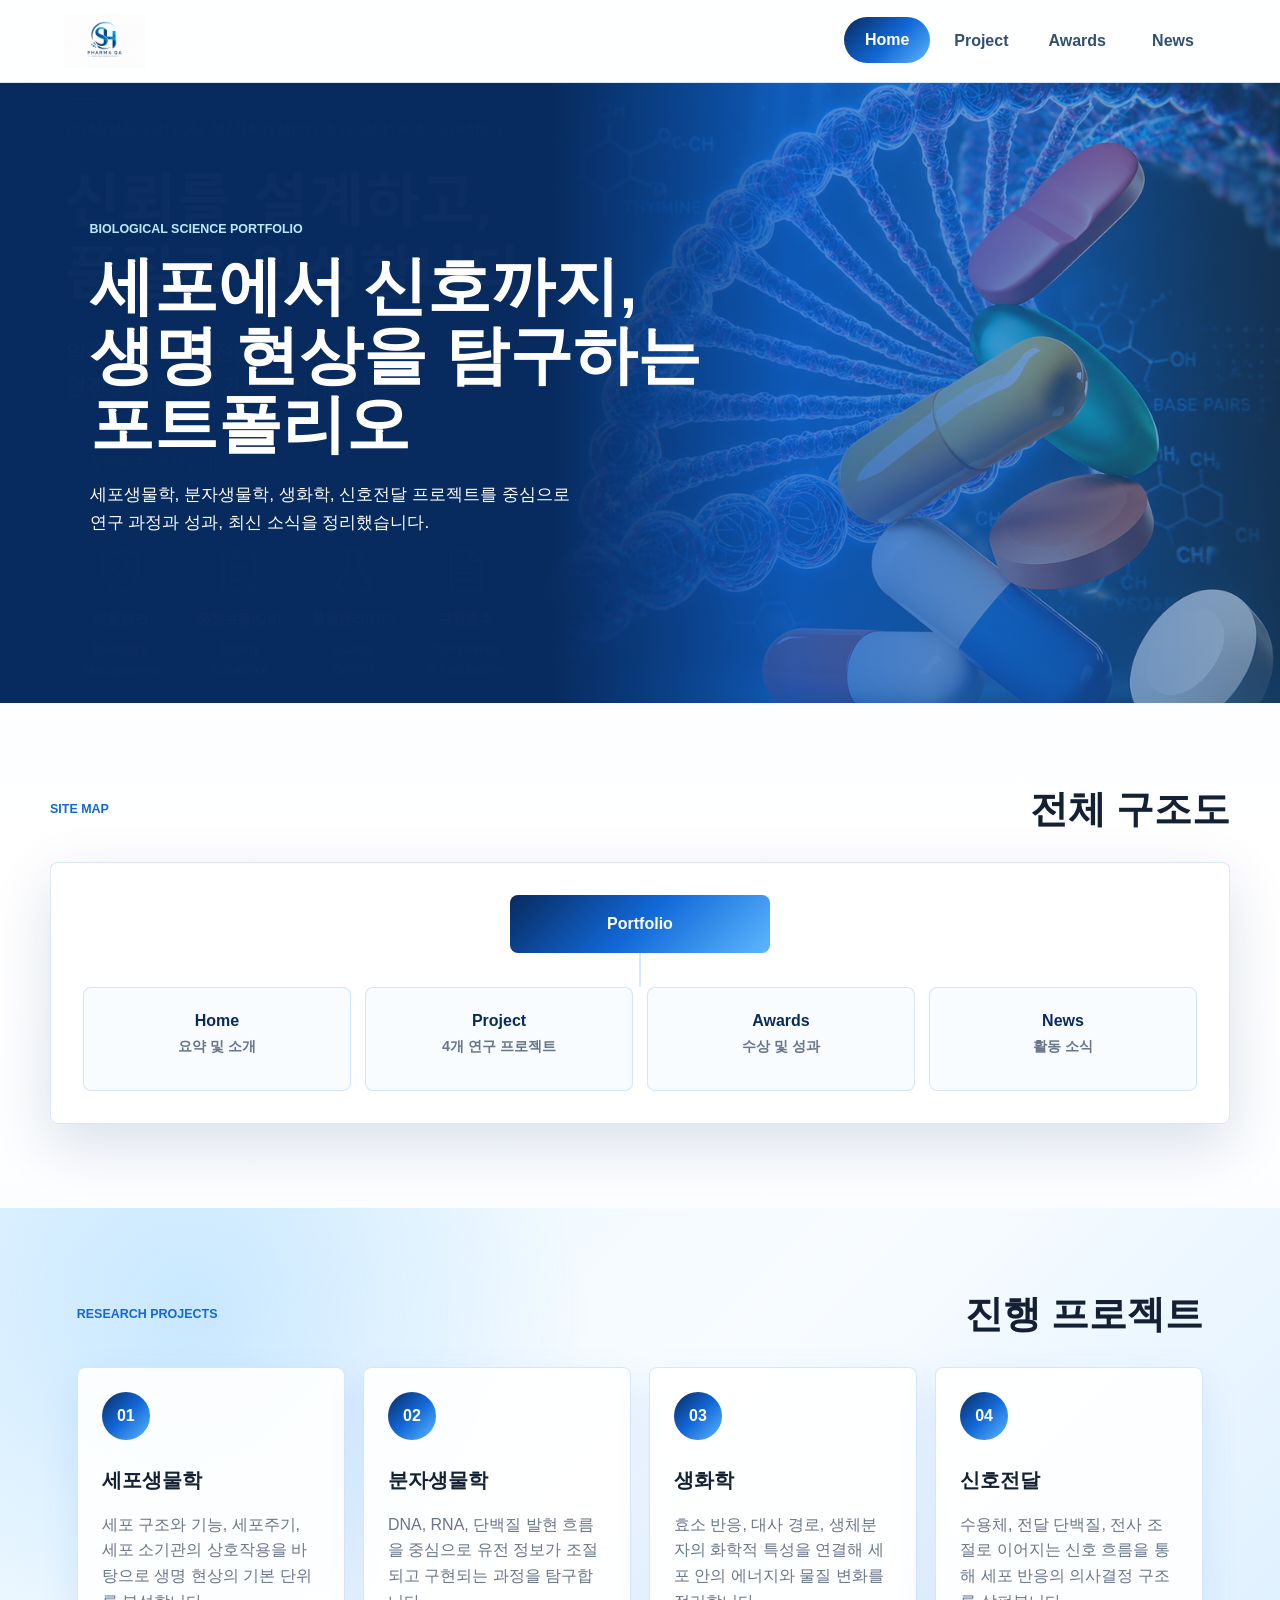
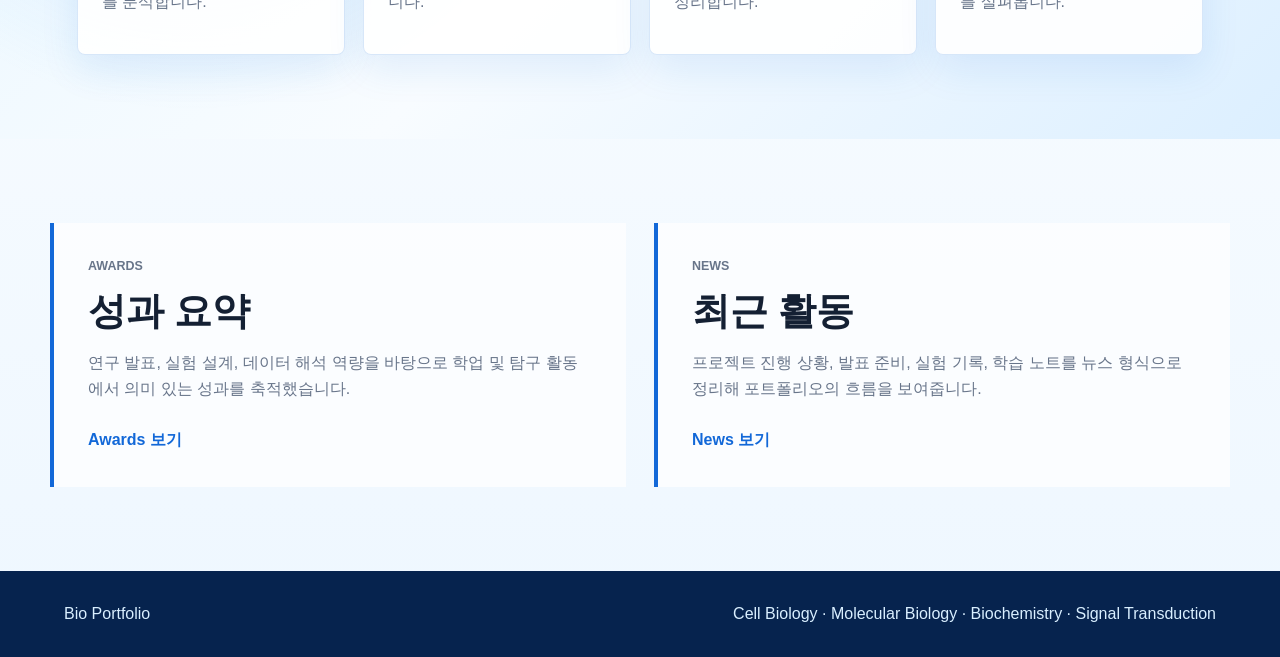
<file: index.html>
<!DOCTYPE html>
<html lang="ko">
<head>
  <meta charset="UTF-8">
  <meta name="viewport" content="width=device-width, initial-scale=1.0">
  <title>Bio Portfolio | Home</title>
  <link rel="stylesheet" href="css/style.css">
</head>
<body>
  <header class="site-header">
    <a class="brand" href="index.html" aria-label="Home">
      <img src="assets/로고 1.png" alt="Portfolio logo">
    </a>
    <button class="nav-toggle" type="button" aria-label="메뉴 열기" aria-expanded="false">
      <span></span>
      <span></span>
      <span></span>
    </button>
    <nav class="site-nav" aria-label="Main navigation">
      <a class="active" href="index.html">Home</a>
      <a href="project.html">Project</a>
      <a href="awards.html">Awards</a>
      <a href="news.html">News</a>
    </nav>
  </header>

  <main>
    <section class="hero home-hero">
      <img class="hero-bg" src="assets/배너 1.png" alt="">
      <div class="hero-overlay"></div>
      <div class="hero-content">
        <p class="eyebrow">Biological Science Portfolio</p>
        <h1>세포에서 신호까지,<br>생명 현상을 탐구하는<br>포트폴리오</h1>
        <p>세포생물학, 분자생물학, 생화학, 신호전달 프로젝트를 중심으로<br>연구 과정과 성과, 최신 소식을 정리했습니다.</p>
      </div>
    </section>

    <section class="section">
      <div class="section-heading">
        <p class="eyebrow">Site Map</p>
        <h2>전체 구조도</h2>
      </div>
      <div class="structure-map" aria-label="웹사이트 구조도">
        <div class="map-root">Portfolio</div>
        <div class="map-line"></div>
        <div class="map-grid">
          <a href="index.html">Home<br><span>요약 및 소개</span></a>
          <a href="project.html">Project<br><span>4개 연구 프로젝트</span></a>
          <a href="awards.html">Awards<br><span>수상 및 성과</span></a>
          <a href="news.html">News<br><span>활동 소식</span></a>
        </div>
      </div>
    </section>

    <section class="section blue-band">
      <div class="section-heading">
        <p class="eyebrow">Research Projects</p>
        <h2>진행 프로젝트</h2>
      </div>
      <div class="project-grid">
        <article class="project-card">
          <span class="project-number">01</span>
          <h3>세포생물학</h3>
          <p>세포 구조와 기능, 세포주기, 세포 소기관의 상호작용을 바탕으로 생명 현상의 기본 단위를 분석합니다.</p>
        </article>
        <article class="project-card">
          <span class="project-number">02</span>
          <h3>분자생물학</h3>
          <p>DNA, RNA, 단백질 발현 흐름을 중심으로 유전 정보가 조절되고 구현되는 과정을 탐구합니다.</p>
        </article>
        <article class="project-card">
          <span class="project-number">03</span>
          <h3>생화학</h3>
          <p>효소 반응, 대사 경로, 생체분자의 화학적 특성을 연결해 세포 안의 에너지와 물질 변화를 정리합니다.</p>
        </article>
        <article class="project-card">
          <span class="project-number">04</span>
          <h3>신호전달</h3>
          <p>수용체, 전달 단백질, 전사 조절로 이어지는 신호 흐름을 통해 세포 반응의 의사결정 구조를 살펴봅니다.</p>
        </article>
      </div>
    </section>

    <section class="section summary-layout">
      <article>
        <p class="eyebrow">Awards</p>
        <h2>성과 요약</h2>
        <p>연구 발표, 실험 설계, 데이터 해석 역량을 바탕으로 학업 및 탐구 활동에서 의미 있는 성과를 축적했습니다.</p>
        <a class="text-link" href="awards.html">Awards 보기</a>
      </article>
      <article>
        <p class="eyebrow">News</p>
        <h2>최근 활동</h2>
        <p>프로젝트 진행 상황, 발표 준비, 실험 기록, 학습 노트를 뉴스 형식으로 정리해 포트폴리오의 흐름을 보여줍니다.</p>
        <a class="text-link" href="news.html">News 보기</a>
      </article>
    </section>
  </main>

  <footer class="site-footer">
    <p>Bio Portfolio</p>
    <p>Cell Biology · Molecular Biology · Biochemistry · Signal Transduction</p>
  </footer>

  <script src="js/main.js"></script>
</body>
</html>
</file>
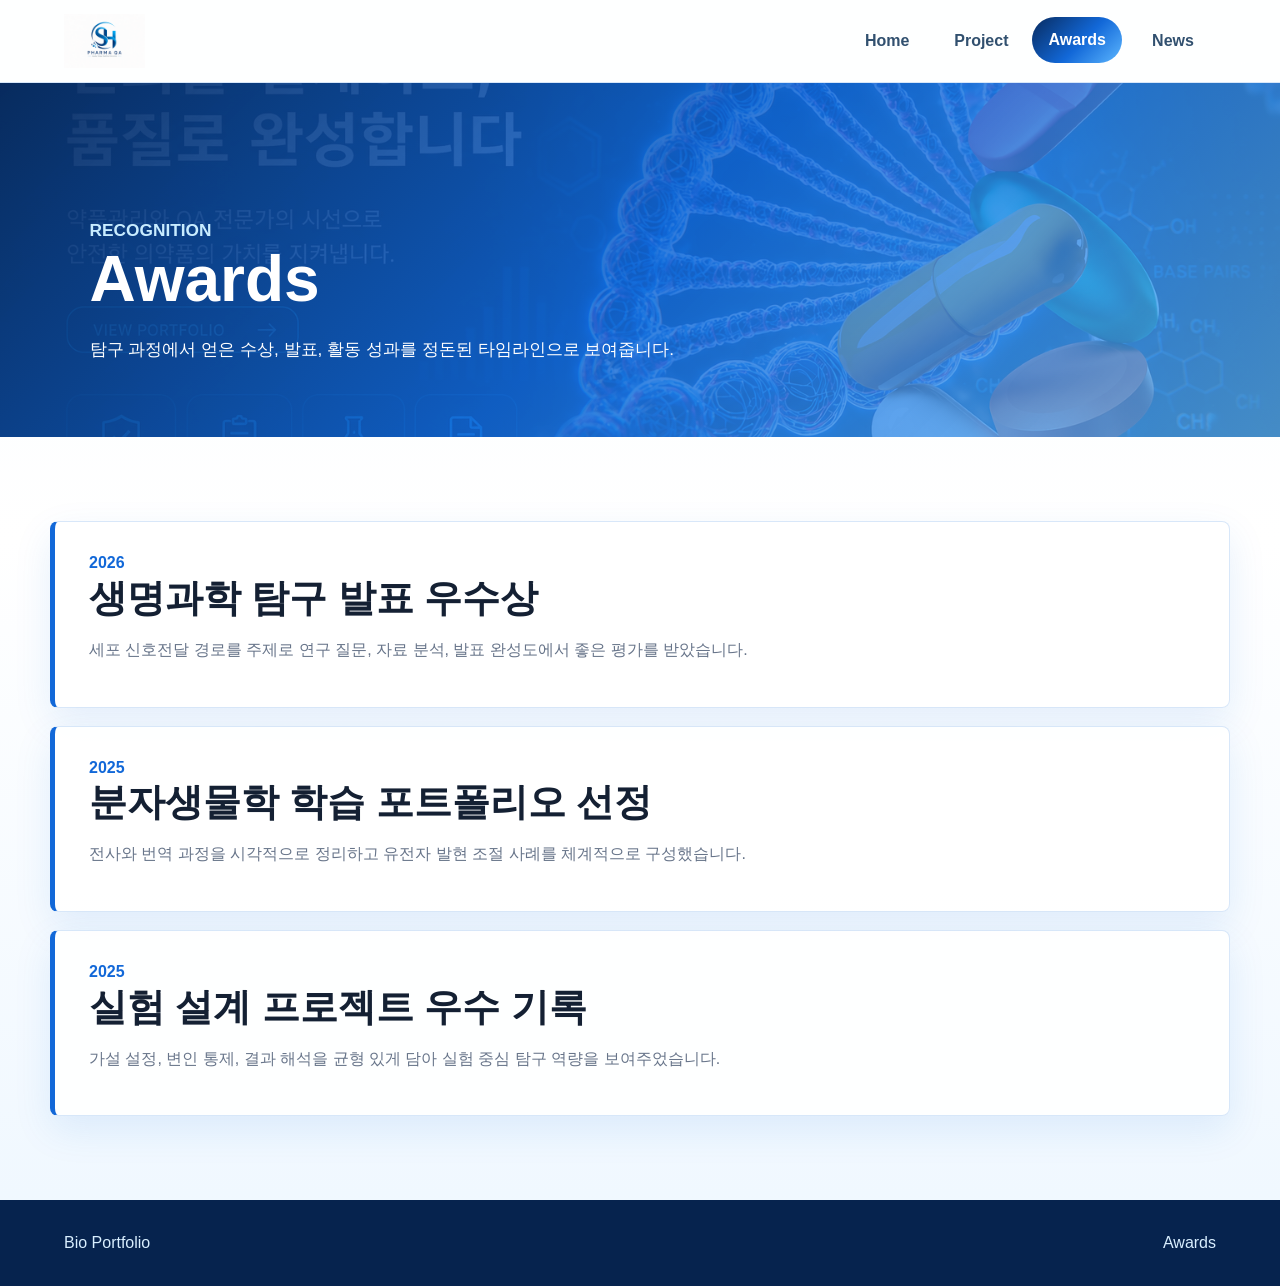
<file: awards.html>
<!DOCTYPE html>
<html lang="ko">
<head>
  <meta charset="UTF-8">
  <meta name="viewport" content="width=device-width, initial-scale=1.0">
  <title>Bio Portfolio | Awards</title>
  <link rel="stylesheet" href="css/style.css">
</head>
<body>
  <header class="site-header">
    <a class="brand" href="index.html" aria-label="Home">
      <img src="assets/로고 1.png" alt="Portfolio logo">
    </a>
    <button class="nav-toggle" type="button" aria-label="메뉴 열기" aria-expanded="false">
      <span></span><span></span><span></span>
    </button>
    <nav class="site-nav" aria-label="Main navigation">
      <a href="index.html">Home</a>
      <a href="project.html">Project</a>
      <a class="active" href="awards.html">Awards</a>
      <a href="news.html">News</a>
    </nav>
  </header>

  <main>
    <section class="page-title">
      <p class="eyebrow">Recognition</p>
      <h1>Awards</h1>
      <p>탐구 과정에서 얻은 수상, 발표, 활동 성과를 정돈된 타임라인으로 보여줍니다.</p>
    </section>

    <section class="section timeline">
      <article class="timeline-item">
        <span>2026</span>
        <h2>생명과학 탐구 발표 우수상</h2>
        <p>세포 신호전달 경로를 주제로 연구 질문, 자료 분석, 발표 완성도에서 좋은 평가를 받았습니다.</p>
      </article>
      <article class="timeline-item">
        <span>2025</span>
        <h2>분자생물학 학습 포트폴리오 선정</h2>
        <p>전사와 번역 과정을 시각적으로 정리하고 유전자 발현 조절 사례를 체계적으로 구성했습니다.</p>
      </article>
      <article class="timeline-item">
        <span>2025</span>
        <h2>실험 설계 프로젝트 우수 기록</h2>
        <p>가설 설정, 변인 통제, 결과 해석을 균형 있게 담아 실험 중심 탐구 역량을 보여주었습니다.</p>
      </article>
    </section>
  </main>

  <footer class="site-footer">
    <p>Bio Portfolio</p>
    <p>Awards</p>
  </footer>
  <script src="js/main.js"></script>
</body>
</html>
</file>
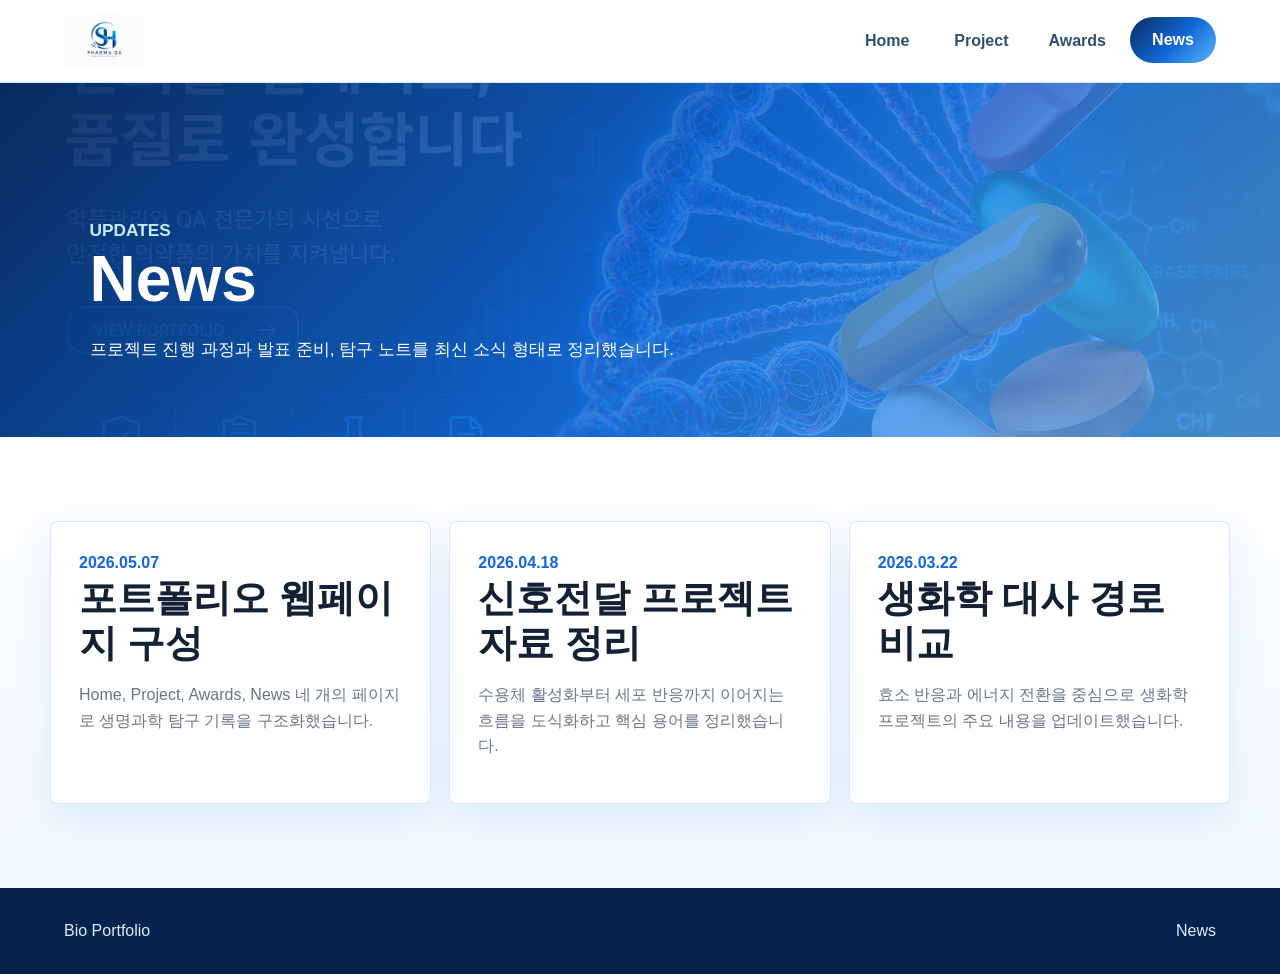
<file: news.html>
<!DOCTYPE html>
<html lang="ko">
<head>
  <meta charset="UTF-8">
  <meta name="viewport" content="width=device-width, initial-scale=1.0">
  <title>Bio Portfolio | News</title>
  <link rel="stylesheet" href="css/style.css">
</head>
<body>
  <header class="site-header">
    <a class="brand" href="index.html" aria-label="Home">
      <img src="assets/로고 1.png" alt="Portfolio logo">
    </a>
    <button class="nav-toggle" type="button" aria-label="메뉴 열기" aria-expanded="false">
      <span></span><span></span><span></span>
    </button>
    <nav class="site-nav" aria-label="Main navigation">
      <a href="index.html">Home</a>
      <a href="project.html">Project</a>
      <a href="awards.html">Awards</a>
      <a class="active" href="news.html">News</a>
    </nav>
  </header>

  <main>
    <section class="page-title">
      <p class="eyebrow">Updates</p>
      <h1>News</h1>
      <p>프로젝트 진행 과정과 발표 준비, 탐구 노트를 최신 소식 형태로 정리했습니다.</p>
    </section>

    <section class="section news-grid">
      <article class="news-card">
        <time datetime="2026-05-07">2026.05.07</time>
        <h2>포트폴리오 웹페이지 구성</h2>
        <p>Home, Project, Awards, News 네 개의 페이지로 생명과학 탐구 기록을 구조화했습니다.</p>
      </article>
      <article class="news-card">
        <time datetime="2026-04-18">2026.04.18</time>
        <h2>신호전달 프로젝트 자료 정리</h2>
        <p>수용체 활성화부터 세포 반응까지 이어지는 흐름을 도식화하고 핵심 용어를 정리했습니다.</p>
      </article>
      <article class="news-card">
        <time datetime="2026-03-22">2026.03.22</time>
        <h2>생화학 대사 경로 비교</h2>
        <p>효소 반응과 에너지 전환을 중심으로 생화학 프로젝트의 주요 내용을 업데이트했습니다.</p>
      </article>
    </section>
  </main>

  <footer class="site-footer">
    <p>Bio Portfolio</p>
    <p>News</p>
  </footer>
  <script src="js/main.js"></script>
</body>
</html>
</file>
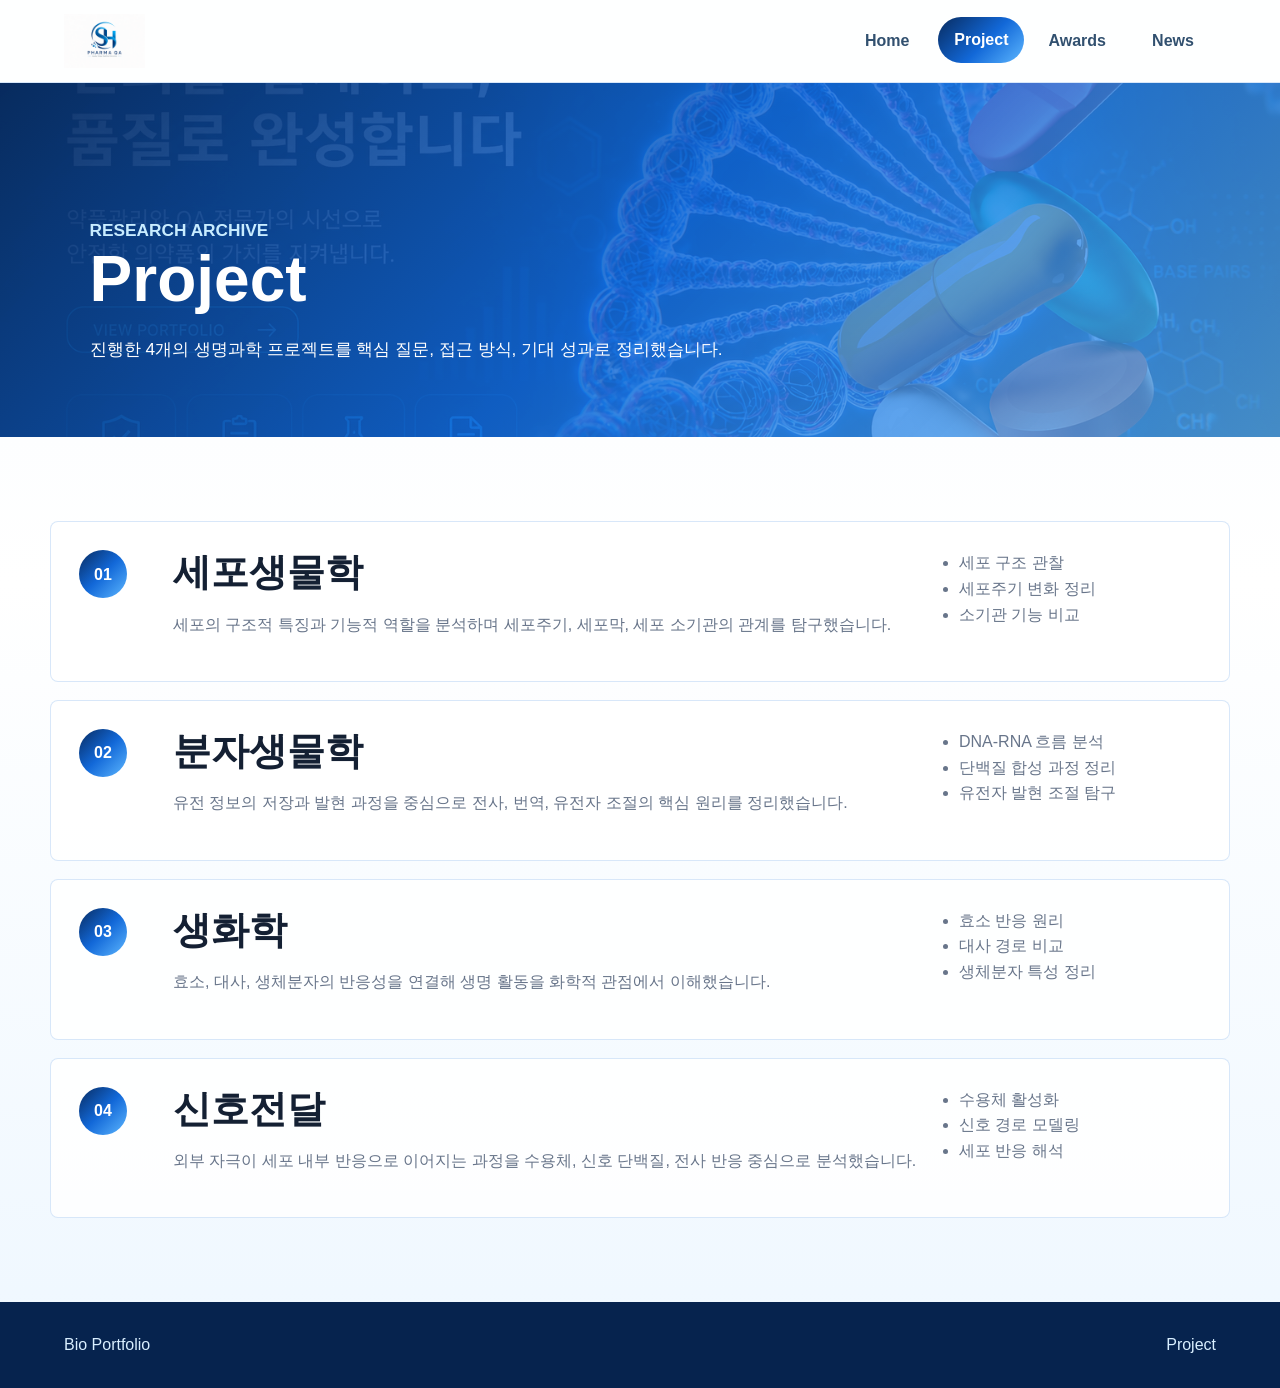
<file: project.html>
<!DOCTYPE html>
<html lang="ko">
<head>
  <meta charset="UTF-8">
  <meta name="viewport" content="width=device-width, initial-scale=1.0">
  <title>Bio Portfolio | Project</title>
  <link rel="stylesheet" href="css/style.css">
</head>
<body>
  <header class="site-header">
    <a class="brand" href="index.html" aria-label="Home">
      <img src="assets/로고 1.png" alt="Portfolio logo">
    </a>
    <button class="nav-toggle" type="button" aria-label="메뉴 열기" aria-expanded="false">
      <span></span><span></span><span></span>
    </button>
    <nav class="site-nav" aria-label="Main navigation">
      <a href="index.html">Home</a>
      <a class="active" href="project.html">Project</a>
      <a href="awards.html">Awards</a>
      <a href="news.html">News</a>
    </nav>
  </header>

  <main>
    <section class="page-title">
      <p class="eyebrow">Research Archive</p>
      <h1>Project</h1>
      <p>진행한 4개의 생명과학 프로젝트를 핵심 질문, 접근 방식, 기대 성과로 정리했습니다.</p>
    </section>

    <section class="section project-list">
      <article class="project-row">
        <div class="project-index">01</div>
        <div>
          <h2>세포생물학</h2>
          <p>세포의 구조적 특징과 기능적 역할을 분석하며 세포주기, 세포막, 세포 소기관의 관계를 탐구했습니다.</p>
        </div>
        <ul>
          <li>세포 구조 관찰</li>
          <li>세포주기 변화 정리</li>
          <li>소기관 기능 비교</li>
        </ul>
      </article>
      <article class="project-row">
        <div class="project-index">02</div>
        <div>
          <h2>분자생물학</h2>
          <p>유전 정보의 저장과 발현 과정을 중심으로 전사, 번역, 유전자 조절의 핵심 원리를 정리했습니다.</p>
        </div>
        <ul>
          <li>DNA-RNA 흐름 분석</li>
          <li>단백질 합성 과정 정리</li>
          <li>유전자 발현 조절 탐구</li>
        </ul>
      </article>
      <article class="project-row">
        <div class="project-index">03</div>
        <div>
          <h2>생화학</h2>
          <p>효소, 대사, 생체분자의 반응성을 연결해 생명 활동을 화학적 관점에서 이해했습니다.</p>
        </div>
        <ul>
          <li>효소 반응 원리</li>
          <li>대사 경로 비교</li>
          <li>생체분자 특성 정리</li>
        </ul>
      </article>
      <article class="project-row">
        <div class="project-index">04</div>
        <div>
          <h2>신호전달</h2>
          <p>외부 자극이 세포 내부 반응으로 이어지는 과정을 수용체, 신호 단백질, 전사 반응 중심으로 분석했습니다.</p>
        </div>
        <ul>
          <li>수용체 활성화</li>
          <li>신호 경로 모델링</li>
          <li>세포 반응 해석</li>
        </ul>
      </article>
    </section>
  </main>

  <footer class="site-footer">
    <p>Bio Portfolio</p>
    <p>Project</p>
  </footer>
  <script src="js/main.js"></script>
</body>
</html>
</file>
<file: css/style.css>
:root {
  --navy: #082b5f;
  --blue: #1268d8;
  --sky: #5db7ff;
  --cyan: #dff4ff;
  --ink: #142033;
  --muted: #68758a;
  --line: rgba(18, 104, 216, 0.16);
  --white: #ffffff;
  --shadow: 0 20px 60px rgba(8, 43, 95, 0.14);
}

* {
  box-sizing: border-box;
}

body {
  margin: 0;
  font-family: "Pretendard", "Noto Sans KR", "Segoe UI", Arial, sans-serif;
  color: var(--ink);
  background: linear-gradient(180deg, #f7fbff 0%, #ffffff 42%, #eef7ff 100%);
  line-height: 1.6;
}

a {
  color: inherit;
  text-decoration: none;
}

.site-header {
  position: sticky;
  top: 0;
  z-index: 20;
  display: flex;
  align-items: center;
  justify-content: space-between;
  min-height: 78px;
  padding: 14px clamp(20px, 5vw, 72px);
  background: rgba(255, 255, 255, 0.86);
  border-bottom: 1px solid var(--line);
  backdrop-filter: blur(16px);
}

.brand {
  display: inline-flex;
  align-items: center;
  width: 150px;
  min-height: 44px;
}

.brand img {
  max-width: 100%;
  max-height: 54px;
  object-fit: contain;
}

.site-nav {
  display: flex;
  align-items: center;
  gap: 8px;
}

.site-nav a {
  min-width: 86px;
  padding: 10px 16px;
  border-radius: 999px;
  color: #31506f;
  font-weight: 700;
  text-align: center;
  transition: color 0.2s ease, background 0.2s ease, transform 0.2s ease;
}

.site-nav a:hover,
.site-nav a.active {
  color: var(--white);
  background: linear-gradient(135deg, var(--navy), var(--blue) 55%, var(--sky));
  transform: translateY(-1px);
}

.nav-toggle {
  display: none;
  width: 44px;
  height: 44px;
  border: 0;
  border-radius: 50%;
  background: #e8f4ff;
  cursor: pointer;
}

.nav-toggle span {
  display: block;
  width: 20px;
  height: 2px;
  margin: 5px auto;
  background: var(--navy);
}

.hero {
  position: relative;
  min-height: 620px;
  display: flex;
  align-items: center;
  overflow: hidden;
  color: var(--white);
}

.home-hero {
  padding: 110px clamp(22px, 7vw, 92px) 140px;
}

.hero-bg {
  position: absolute;
  inset: 0;
  width: 100%;
  height: 100%;
  object-fit: cover;
}

.hero-overlay {
  position: absolute;
  inset: 0;
  background:
    linear-gradient(90deg, rgba(8, 43, 95, 0.98) 0%, rgba(8, 43, 95, 0.98) 43%, rgba(18, 104, 216, 0.72) 62%, rgba(93, 183, 255, 0.2)),
    linear-gradient(180deg, rgba(4, 25, 58, 0.26), rgba(4, 25, 58, 0.4));
}

.hero-content {
  position: relative;
  z-index: 1;
  width: min(780px, 100%);
}

.eyebrow {
  margin: 0 0 12px;
  color: var(--blue);
  font-size: 0.78rem;
  font-weight: 900;
  letter-spacing: 0;
  text-transform: uppercase;
}

.hero .eyebrow {
  color: #bfe9ff;
}

h1,
h2,
h3,
p {
  overflow-wrap: anywhere;
}

h1 {
  margin: 0;
  font-size: clamp(2.3rem, 5vw, 4.8rem);
  line-height: 1.08;
  letter-spacing: 0;
}

h2 {
  margin: 0;
  font-size: clamp(1.6rem, 3vw, 2.35rem);
  line-height: 1.2;
}

h3 {
  margin: 0;
  font-size: 1.25rem;
}

.hero-content p:last-child,
.page-title p {
  max-width: 660px;
  margin: 22px 0 0;
  font-size: 1.08rem;
}

.section {
  width: min(1180px, calc(100% - 40px));
  margin: 0 auto;
  padding: 84px 0;
}

.section-heading {
  display: flex;
  align-items: end;
  justify-content: space-between;
  gap: 24px;
  margin-bottom: 30px;
}

.structure-map {
  padding: 32px;
  border: 1px solid var(--line);
  border-radius: 8px;
  background: rgba(255, 255, 255, 0.78);
  box-shadow: var(--shadow);
}

.map-root {
  width: min(260px, 100%);
  margin: 0 auto;
  padding: 16px;
  border-radius: 8px;
  color: var(--white);
  background: linear-gradient(135deg, var(--navy), var(--blue), var(--sky));
  font-weight: 900;
  text-align: center;
}

.map-line {
  width: 2px;
  height: 34px;
  margin: 0 auto;
  background: var(--line);
}

.map-grid {
  display: grid;
  grid-template-columns: repeat(4, 1fr);
  gap: 14px;
}

.map-grid a {
  min-height: 104px;
  padding: 20px 14px;
  border: 1px solid var(--line);
  border-radius: 8px;
  background: #f8fcff;
  color: var(--navy);
  font-weight: 900;
  text-align: center;
}

.map-grid span {
  color: var(--muted);
  font-size: 0.9rem;
  font-weight: 600;
}

.blue-band {
  width: 100%;
  max-width: none;
  padding-right: clamp(20px, 6vw, 80px);
  padding-left: clamp(20px, 6vw, 80px);
  background:
    radial-gradient(circle at 15% 20%, rgba(93, 183, 255, 0.26), transparent 34%),
    linear-gradient(135deg, #eaf7ff, #f8fcff 50%, #dcefff);
}

.blue-band .section-heading,
.blue-band .project-grid {
  width: min(1180px, 100%);
  margin-right: auto;
  margin-left: auto;
}

.project-grid {
  display: grid;
  grid-template-columns: repeat(4, 1fr);
  gap: 18px;
}

.project-card,
.news-card,
.timeline-item {
  border: 1px solid var(--line);
  border-radius: 8px;
  background: rgba(255, 255, 255, 0.9);
  box-shadow: 0 14px 38px rgba(18, 104, 216, 0.1);
}

.project-card {
  min-height: 250px;
  padding: 24px;
}

.project-number,
.project-index {
  display: inline-flex;
  align-items: center;
  justify-content: center;
  width: 48px;
  height: 48px;
  margin-bottom: 24px;
  border-radius: 50%;
  color: var(--white);
  background: linear-gradient(135deg, var(--navy), var(--blue), var(--sky));
  font-weight: 900;
}

.project-card p,
.summary-layout p,
.news-card p,
.timeline-item p,
.project-row p,
.project-row li {
  color: var(--muted);
}

.summary-layout {
  display: grid;
  grid-template-columns: repeat(2, 1fr);
  gap: 28px;
}

.summary-layout article {
  padding: 34px;
  border-left: 4px solid var(--blue);
  background: rgba(255, 255, 255, 0.72);
}

.text-link {
  display: inline-flex;
  margin-top: 10px;
  color: var(--blue);
  font-weight: 900;
}

.page-title {
  padding: 112px clamp(22px, 7vw, 92px) 74px;
  color: var(--white);
  background:
    linear-gradient(135deg, rgba(8, 43, 95, 0.96), rgba(18, 104, 216, 0.86), rgba(93, 183, 255, 0.74)),
    url("../assets/배너 2.png") center / cover;
}

.page-title .eyebrow {
  color: #c8ecff;
}

.project-list {
  display: grid;
  gap: 18px;
}

.project-row {
  display: grid;
  grid-template-columns: 72px 1fr minmax(190px, 260px);
  gap: 22px;
  align-items: start;
  padding: 28px;
  border: 1px solid var(--line);
  border-radius: 8px;
  background: rgba(255, 255, 255, 0.86);
}

.project-row ul {
  margin: 0;
  padding-left: 18px;
}

.timeline {
  position: relative;
  display: grid;
  gap: 18px;
}

.timeline-item {
  padding: 28px 28px 28px 34px;
  border-left: 5px solid var(--blue);
}

.timeline-item span,
.news-card time {
  color: var(--blue);
  font-weight: 900;
}

.news-grid {
  display: grid;
  grid-template-columns: repeat(3, 1fr);
  gap: 18px;
}

.news-card {
  min-height: 230px;
  padding: 28px;
}

.site-footer {
  display: flex;
  justify-content: space-between;
  gap: 20px;
  padding: 30px clamp(20px, 5vw, 72px);
  color: #d9efff;
  background: #06234e;
}

.site-footer p {
  margin: 0;
}

@media (max-width: 900px) {
  .site-nav {
    position: absolute;
    top: 78px;
    right: 20px;
    left: 20px;
    display: none;
    flex-direction: column;
    align-items: stretch;
    padding: 14px;
    border: 1px solid var(--line);
    border-radius: 8px;
    background: var(--white);
    box-shadow: var(--shadow);
  }

  .site-nav.open {
    display: flex;
  }

  .nav-toggle {
    display: block;
  }

  .hero {
    min-height: 560px;
  }

  .map-grid,
  .project-grid,
  .summary-layout,
  .news-grid {
    grid-template-columns: 1fr 1fr;
  }

  .project-row {
    grid-template-columns: 1fr;
  }
}

@media (max-width: 620px) {
  .site-header {
    min-height: 70px;
    padding: 12px 18px;
  }

  .brand {
    width: 126px;
  }

  .site-nav {
    top: 70px;
  }

  .home-hero,
  .page-title {
    padding-right: 20px;
    padding-left: 20px;
  }

  .hero {
    min-height: 520px;
  }

  .section {
    width: min(100% - 32px, 1180px);
    padding: 58px 0;
  }

  .section-heading {
    display: block;
  }

  .structure-map {
    padding: 22px;
  }

  .map-grid,
  .project-grid,
  .summary-layout,
  .news-grid {
    grid-template-columns: 1fr;
  }

  .site-footer {
    display: block;
  }
}
</file>
